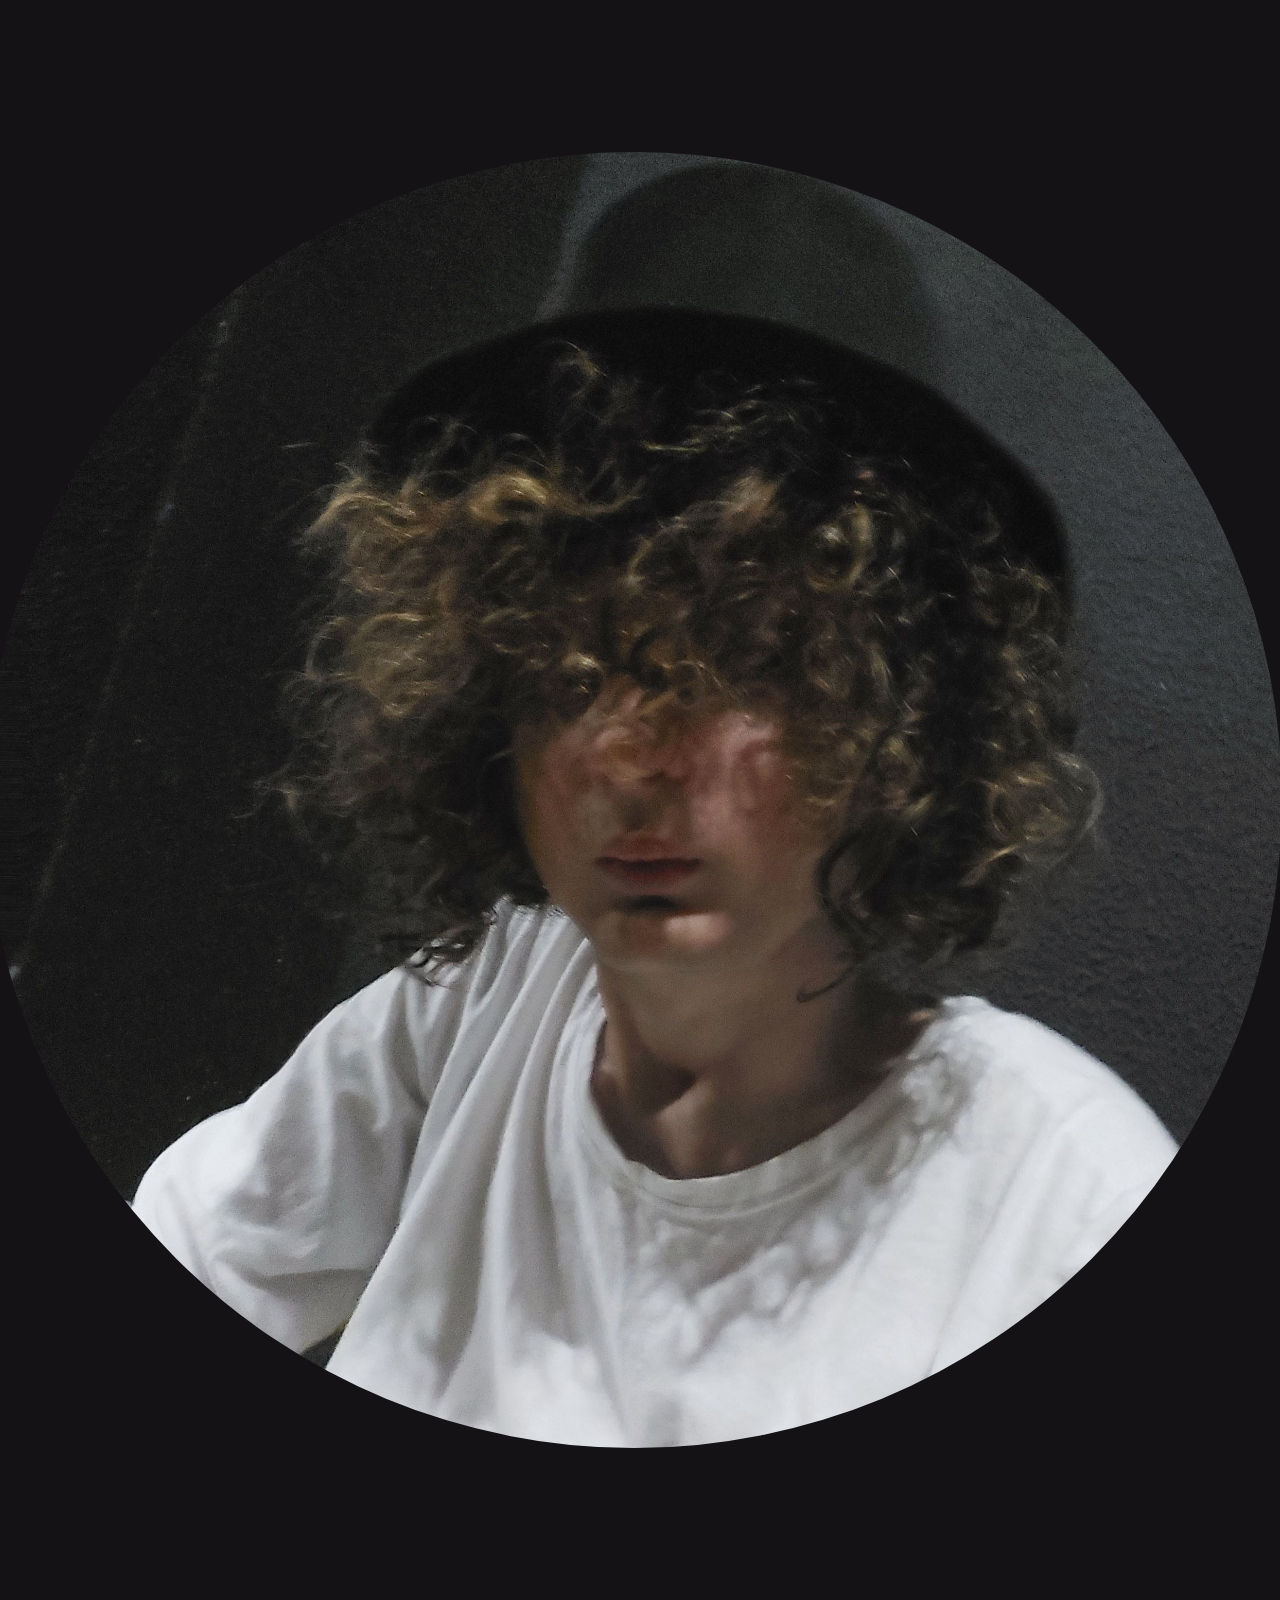
<file: profile-border/index.html>
<!DOCTYPE html>
<html lang="en">
<head>
    <title>Profile-border</title> 
    <!--Stylesheet-->   
    <link rel="stylesheet" href="style.css">
</head>
<body>
    <div class="container">
        <div class="box">  
            <div class="content"> 
                <img src="src/imgs/profile.jpg" alt="perfil">       
            </div>                          
        </div>
    </div>
</body>
</html>m
</file>
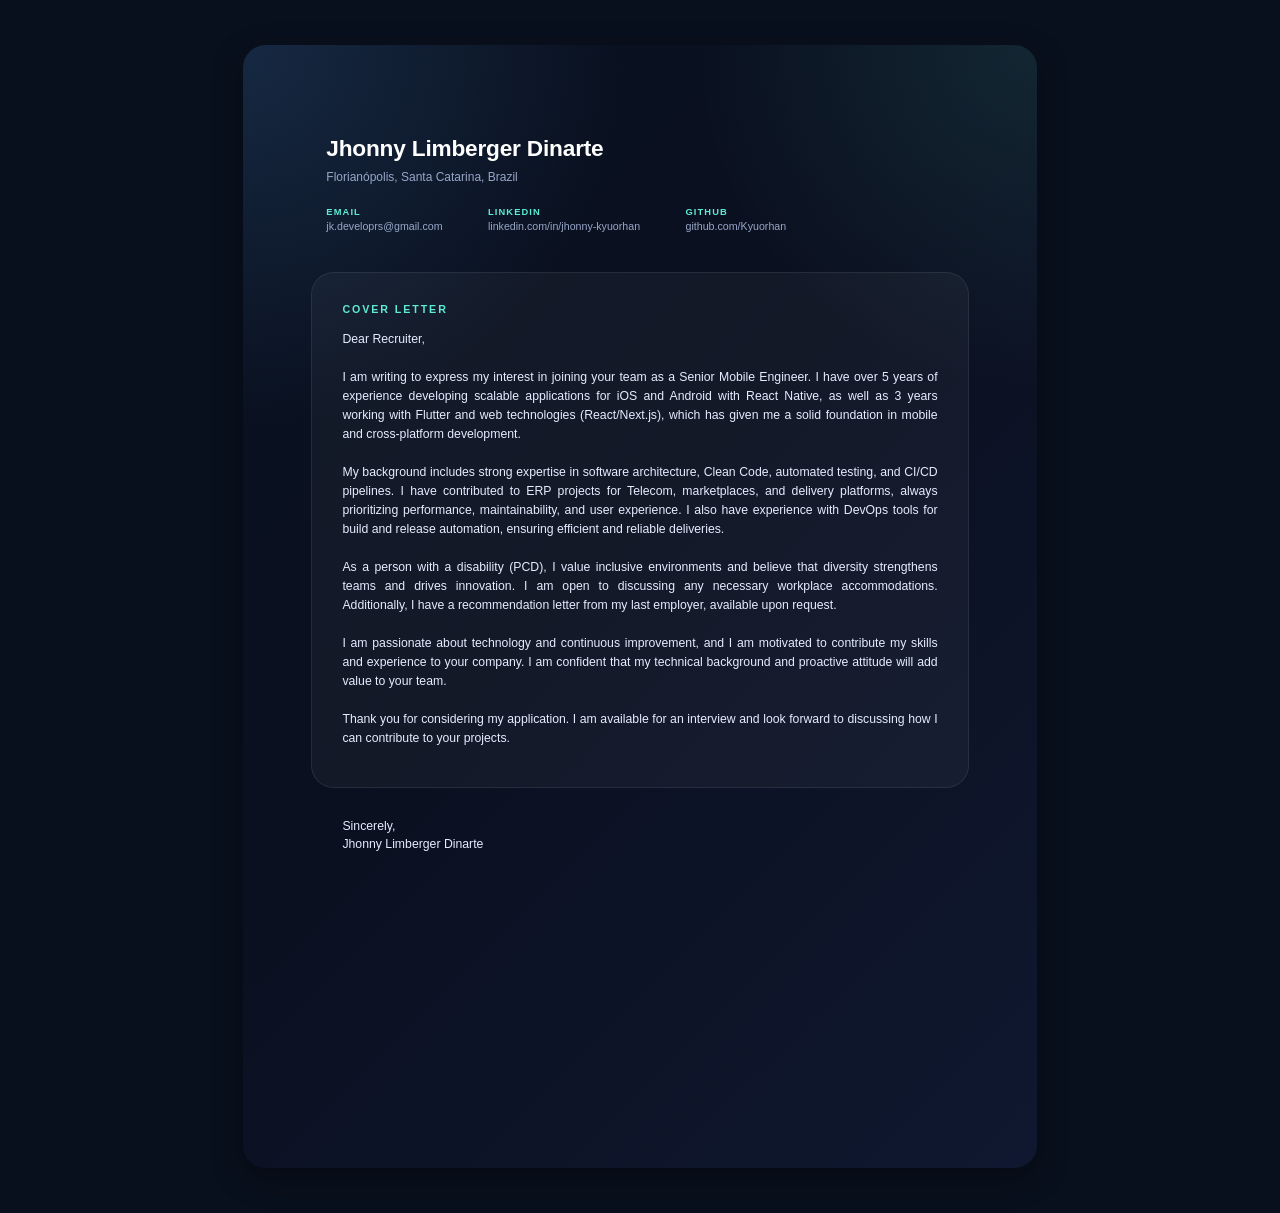
<file: Curriculo/cover-letter-en-a4.html>
<!doctype html>
<html lang="en-US">
  <head>
    <meta charset="UTF-8" />
    <meta name="viewport" content="width=device-width, initial-scale=1.0" />
    <title>Cover Letter - Jhonny Limberger Dinarte</title>
    <style>
      @page {
        size: A4;
        margin: 0;
      }
      :root {
        --bg: #0b1020;
        --bg-soft: #11182d;
        --panel: #0f172a;
        --panel-2: #111c34;
        --card: rgba(255, 255, 255, 0.05);
        --border: rgba(255, 255, 255, 0.08);
        --text: #e5ecff;
        --muted: #98a6c7;
        --accent: #5eead4;
        --accent-2: #60a5fa;
        --white: #ffffff;
      }
      html,
      body {
        margin: 0;
        padding: 0;
        font-family: Arial, Helvetica, sans-serif;
        background: #09101d;
        color: var(--text);
        -webkit-print-color-adjust: exact;
        print-color-adjust: exact;
      }
      body {
        padding: 12mm 0;
      }
      .a4 {
        width: 210mm;
        min-height: 297mm;
        margin: 0 auto;
        background:
          radial-gradient(
            circle at top left,
            rgba(96, 165, 250, 0.16),
            transparent 28%
          ),
          radial-gradient(
            circle at top right,
            rgba(94, 234, 212, 0.1),
            transparent 25%
          ),
          linear-gradient(135deg, #08111f 0%, #0b1020 45%, #0f1830 100%);
        box-shadow: 0 10px 30px rgba(0, 0, 0, 0.35);
        border-radius: 6mm;
        padding: 24mm 18mm;
        box-sizing: border-box;
      }
      h1 {
        font-size: 17pt;
        line-height: 1.08;
        font-weight: bold;
        color: var(--white);
        margin: 0 0 2.5mm 0;
        letter-spacing: -0.2px;
      }
      h2 {
        font-size: 8pt;
        color: var(--accent);
        font-weight: bold;
        margin: 0 0 8mm 0;
        letter-spacing: 0.18em;
        text-transform: uppercase;
      }
      .info {
        font-size: 10pt;
        color: var(--muted);
        margin-bottom: 10mm;
      }
      .content {
        font-size: 9.2pt;
        line-height: 1.55;
        color: var(--text);
        text-align: justify;
      }
      .signature {
        margin-top: 18mm;
        font-size: 9.2pt;
        color: var(--text);
      }
      @media print {
        body {
          padding: 0;
          background: transparent;
        }
        .a4 {
          margin: 0;
          box-shadow: none;
        }
      }
    </style>
  </head>
  <body>
    <div class="a4">
      <div class="header" style="margin-bottom: 10mm">
        <div class="header-inner" style="padding: 0 4mm">
          <h1 class="name" style="margin-bottom: 2.5mm">
            Jhonny Limberger Dinarte
          </h1>
          <div
            class="location"
            style="color: var(--muted); font-size: 9pt; margin-bottom: 6mm"
          >
            Florianópolis, Santa Catarina, Brazil
          </div>
          <div
            style="
              display: flex;
              gap: 12mm;
              width: 100%;
              align-items: flex-start;
              margin-bottom: 2mm;
            "
          >
            <div>
              <div
                style="
                  font-size: 7pt;
                  color: var(--accent);
                  font-weight: bold;
                  margin-bottom: 1mm;
                  text-transform: uppercase;
                  letter-spacing: 0.12em;
                "
              >
                Email
              </div>
              <div
                style="
                  font-size: 8pt;
                  color: var(--muted);
                  word-break: break-word;
                  line-height: 1.3;
                "
              >
                jk.developrs@gmail.com
              </div>
            </div>
            <div>
              <div
                style="
                  font-size: 7pt;
                  color: var(--accent);
                  font-weight: bold;
                  margin-bottom: 1mm;
                  text-transform: uppercase;
                  letter-spacing: 0.12em;
                "
              >
                LinkedIn
              </div>
              <div
                style="
                  font-size: 8pt;
                  color: var(--muted);
                  word-break: break-word;
                  line-height: 1.3;
                "
              >
                linkedin.com/in/jhonny-kyuorhan
              </div>
            </div>
            <div>
              <div
                style="
                  font-size: 7pt;
                  color: var(--accent);
                  font-weight: bold;
                  margin-bottom: 1mm;
                  text-transform: uppercase;
                  letter-spacing: 0.12em;
                "
              >
                GitHub
              </div>
              <div
                style="
                  font-size: 8pt;
                  color: var(--muted);
                  word-break: break-word;
                  line-height: 1.3;
                "
              >
                github.com/Kyuorhan
              </div>
            </div>
          </div>
        </div>
      </div>
      <div
        class="section"
        style="
          background: rgba(255, 255, 255, 0.04);
          border: 1px solid var(--border);
          border-radius: 6mm;
          padding: 8mm;
          margin-top: 8mm;
          margin-bottom: 0;
          min-height: 120mm;
          display: flex;
          flex-direction: column;
          justify-content: space-between;
          height: calc(100vh - 120mm);
        "
      >
        <div>
          <h2 class="section-title" style="margin-bottom: 4mm">Cover Letter</h2>
          <div class="content">
            Dear Recruiter,<br /><br />
            I am writing to express my interest in joining your team as a Senior
            Mobile Engineer. I have over 5 years of experience developing
            scalable applications for iOS and Android with React Native, as well
            as 3 years working with Flutter and web technologies
            (React/Next.js), which has given me a solid foundation in mobile and
            cross-platform development.<br /><br />
            My background includes strong expertise in software architecture,
            Clean Code, automated testing, and CI/CD pipelines. I have
            contributed to ERP projects for Telecom, marketplaces, and delivery
            platforms, always prioritizing performance, maintainability, and
            user experience. I also have experience with DevOps tools for build
            and release automation, ensuring efficient and reliable
            deliveries.<br /><br />
            As a person with a disability (PCD), I value inclusive environments
            and believe that diversity strengthens teams and drives innovation.
            I am open to discussing any necessary workplace accommodations.
            Additionally, I have a recommendation letter from my last employer,
            available upon request.<br /><br />
            I am passionate about technology and continuous improvement, and I
            am motivated to contribute my skills and experience to your company.
            I am confident that my technical background and proactive attitude
            will add value to your team.<br /><br />
            Thank you for considering my application. I am available for an
            interview and look forward to discussing how I can contribute to
            your projects.
          </div>
        </div>
        <div style="margin-top: 18mm">
          <span class="signature"
            >Sincerely,<br />Jhonny Limberger Dinarte</span
          >
        </div>
      </div>
    </div>
  </body>
</html>
</file>
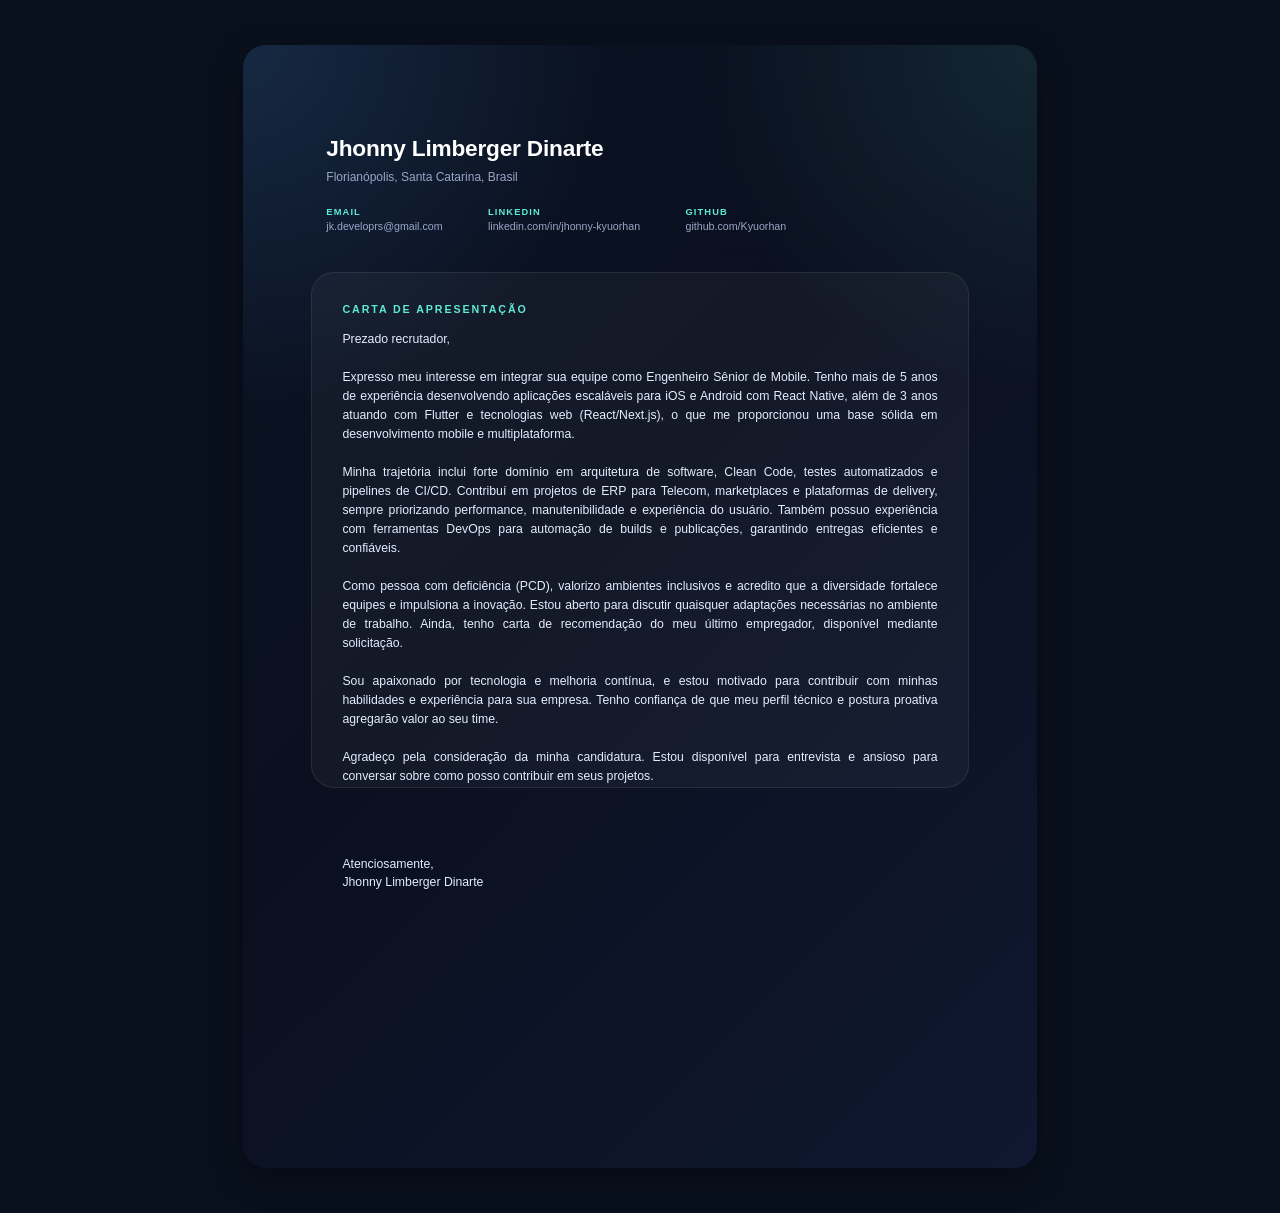
<file: Curriculo/cover-letter-pt-a4.html>
<!doctype html>
<html lang="pt-BR">
  <head>
    <meta charset="UTF-8" />
    <meta name="viewport" content="width=device-width, initial-scale=1.0" />
    <title>Carta de Apresentação - Jhonny Limberger Dinarte</title>
    <style>
      @page {
        size: A4;
        margin: 0;
      }
      :root {
        --bg: #0b1020;
        --bg-soft: #11182d;
        --panel: #0f172a;
        --panel-2: #111c34;
        --card: rgba(255, 255, 255, 0.05);
        --border: rgba(255, 255, 255, 0.08);
        --text: #e5ecff;
        --muted: #98a6c7;
        --accent: #5eead4;
        --accent-2: #60a5fa;
        --white: #ffffff;
      }
      html,
      body {
        margin: 0;
        padding: 0;
        font-family: Arial, Helvetica, sans-serif;
        background: #09101d;
        color: var(--text);
        -webkit-print-color-adjust: exact;
        print-color-adjust: exact;
      }
      body {
        padding: 12mm 0;
      }
      .a4 {
        width: 210mm;
        min-height: 297mm;
        margin: 0 auto;
        background:
          radial-gradient(
            circle at top left,
            rgba(96, 165, 250, 0.16),
            transparent 28%
          ),
          radial-gradient(
            circle at top right,
            rgba(94, 234, 212, 0.1),
            transparent 25%
          ),
          linear-gradient(135deg, #08111f 0%, #0b1020 45%, #0f1830 100%);
        box-shadow: 0 10px 30px rgba(0, 0, 0, 0.35);
        border-radius: 6mm;
        padding: 24mm 18mm;
        box-sizing: border-box;
      }
      h1 {
        font-size: 17pt;
        line-height: 1.08;
        font-weight: bold;
        color: var(--white);
        margin: 0 0 2.5mm 0;
        letter-spacing: -0.2px;
      }
      h2 {
        font-size: 8pt;
        color: var(--accent);
        font-weight: bold;
        margin: 0 0 8mm 0;
        letter-spacing: 0.18em;
        text-transform: uppercase;
      }
      .info {
        font-size: 10pt;
        color: var(--muted);
        margin-bottom: 10mm;
      }
      .content {
        font-size: 9.2pt;
        line-height: 1.55;
        color: var(--text);
        text-align: justify;
      }
      .signature {
        margin-top: 18mm;
        font-size: 9.2pt;
        color: var(--text);
      }
      @media print {
        body {
          padding: 0;
          background: transparent;
        }
        .a4 {
          margin: 0;
          box-shadow: none;
        }
      }
    </style>
  </head>
  <body>
    <div class="a4">
      <div class="header" style="margin-bottom: 10mm">
        <div class="header-inner" style="padding: 0 4mm">
          <h1 class="name" style="margin-bottom: 2.5mm">
            Jhonny Limberger Dinarte
          </h1>
          <div
            class="location"
            style="color: var(--muted); font-size: 9pt; margin-bottom: 6mm"
          >
            Florianópolis, Santa Catarina, Brasil
          </div>
          <div
            style="
              display: flex;
              gap: 12mm;
              width: 100%;
              align-items: flex-start;
              margin-bottom: 2mm;
            "
          >
            <div>
              <div
                style="
                  font-size: 7pt;
                  color: var(--accent);
                  font-weight: bold;
                  margin-bottom: 1mm;
                  text-transform: uppercase;
                  letter-spacing: 0.12em;
                "
              >
                Email
              </div>
              <div
                style="
                  font-size: 8pt;
                  color: var(--muted);
                  word-break: break-word;
                  line-height: 1.3;
                "
              >
                jk.developrs@gmail.com
              </div>
            </div>
            <div>
              <div
                style="
                  font-size: 7pt;
                  color: var(--accent);
                  font-weight: bold;
                  margin-bottom: 1mm;
                  text-transform: uppercase;
                  letter-spacing: 0.12em;
                "
              >
                LinkedIn
              </div>
              <div
                style="
                  font-size: 8pt;
                  color: var(--muted);
                  word-break: break-word;
                  line-height: 1.3;
                "
              >
                linkedin.com/in/jhonny-kyuorhan
              </div>
            </div>
            <div>
              <div
                style="
                  font-size: 7pt;
                  color: var(--accent);
                  font-weight: bold;
                  margin-bottom: 1mm;
                  text-transform: uppercase;
                  letter-spacing: 0.12em;
                "
              >
                GitHub
              </div>
              <div
                style="
                  font-size: 8pt;
                  color: var(--muted);
                  word-break: break-word;
                  line-height: 1.3;
                "
              >
                github.com/Kyuorhan
              </div>
            </div>
          </div>
        </div>
      </div>
      <div
        class="section"
        style="
          background: rgba(255, 255, 255, 0.04);
          border: 1px solid var(--border);
          border-radius: 6mm;
          padding: 8mm;
          margin-top: 8mm;
          margin-bottom: 0;
          min-height: 120mm;
          display: flex;
          flex-direction: column;
          justify-content: space-between;
          height: calc(100vh - 120mm);
        "
      >
        <div>
          <h2 class="section-title" style="margin-bottom: 4mm">
            Carta de Apresentação
          </h2>
          <div class="content">
            Prezado recrutador,<br /><br />
            Expresso meu interesse em integrar sua equipe como Engenheiro Sênior
            de Mobile. Tenho mais de 5 anos de experiência desenvolvendo
            aplicações escaláveis para iOS e Android com React Native, além de 3
            anos atuando com Flutter e tecnologias web (React/Next.js), o que me
            proporcionou uma base sólida em desenvolvimento mobile e
            multiplataforma.<br /><br />
            Minha trajetória inclui forte domínio em arquitetura de software,
            Clean Code, testes automatizados e pipelines de CI/CD. Contribuí em
            projetos de ERP para Telecom, marketplaces e plataformas de
            delivery, sempre priorizando performance, manutenibilidade e
            experiência do usuário. Também possuo experiência com ferramentas
            DevOps para automação de builds e publicações, garantindo entregas
            eficientes e confiáveis.<br /><br />
            Como pessoa com deficiência (PCD), valorizo ambientes inclusivos e
            acredito que a diversidade fortalece equipes e impulsiona a
            inovação. Estou aberto para discutir quaisquer adaptações
            necessárias no ambiente de trabalho. Ainda, tenho carta de
            recomendação do meu último empregador, disponível mediante
            solicitação.<br /><br />
            Sou apaixonado por tecnologia e melhoria contínua, e estou motivado
            para contribuir com minhas habilidades e experiência para sua
            empresa. Tenho confiança de que meu perfil técnico e postura
            proativa agregarão valor ao seu time.<br /><br />
            Agradeço pela consideração da minha candidatura. Estou disponível
            para entrevista e ansioso para conversar sobre como posso contribuir
            em seus projetos.
          </div>
        </div>
        <div style="margin-top: 18mm">
          <span class="signature"
            >Atenciosamente,<br />Jhonny Limberger Dinarte</span
          >
        </div>
      </div>
    </div>
  </body>
</html>
</file>
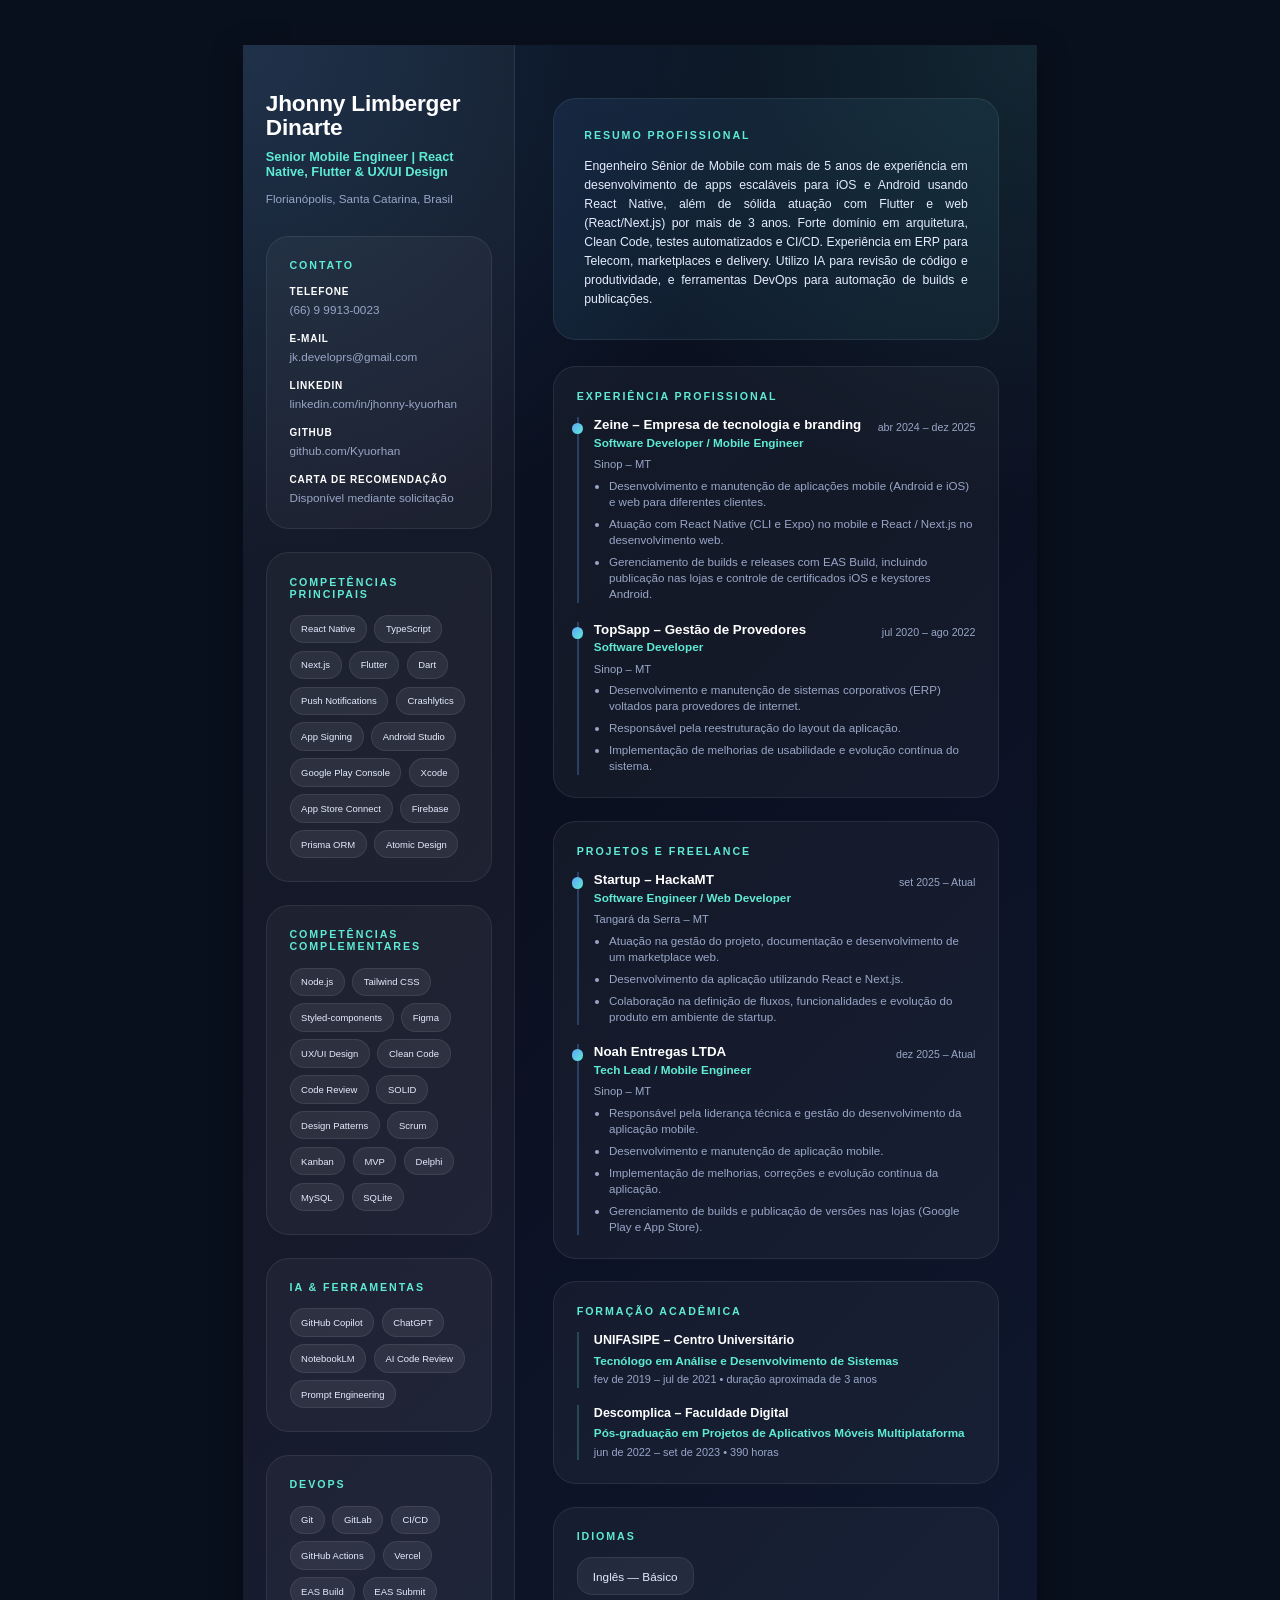
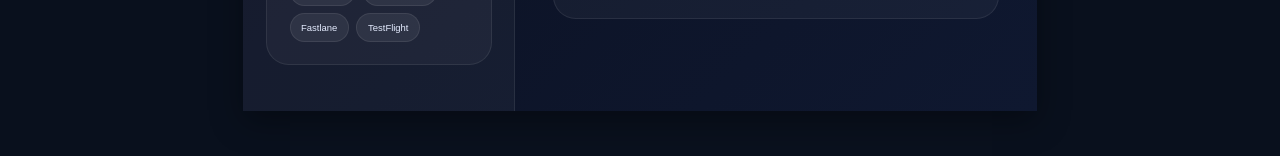
<file: Curriculo/jhonny-cv-a4.html>
<!doctype html>
<html lang="pt-BR">
  <head>
    <meta charset="UTF-8" />
    <meta name="viewport" content="width=device-width, initial-scale=1.0" />
    <title>CV-PT Jhonny Limberger Dinarte</title>
    <style>
      @page {
        size: A4;
        margin: 0;
      }

      :root {
        --bg: #0b1020;
        --bg-soft: #11182d;
        --panel: #0f172a;
        --panel-2: #111c34;
        --card: rgba(255, 255, 255, 0.05);
        --border: rgba(255, 255, 255, 0.08);
        --text: #e5ecff;
        --muted: #98a6c7;
        --accent: #5eead4;
        --accent-2: #60a5fa;
        --white: #ffffff;
        --chip: rgba(255, 255, 255, 0.07);
      }

      * {
        box-sizing: border-box;
      }

      html,
      body {
        margin: 0;
        padding: 0;
        font-family: Arial, Helvetica, sans-serif;
        background: #09101d;
        color: var(--text);
        -webkit-print-color-adjust: exact;
        print-color-adjust: exact;
      }

      body {
        padding: 12mm 0;
      }

      .page {
        width: 210mm;
        min-height: 297mm;
        margin: 0 auto;
        background:
          radial-gradient(
            circle at top left,
            rgba(96, 165, 250, 0.16),
            transparent 28%
          ),
          radial-gradient(
            circle at top right,
            rgba(94, 234, 212, 0.1),
            transparent 25%
          ),
          linear-gradient(135deg, #08111f 0%, #0b1020 45%, #0f1830 100%);
        display: grid;
        grid-template-columns: 72mm 1fr;
        gap: 0;
        overflow: hidden;
        box-shadow: 0 10px 30px rgba(0, 0, 0, 0.35);
      }

      .sidebar {
        background: rgba(255, 255, 255, 0.04);
        border-right: 1px solid var(--border);
        padding: 12mm 6mm;
      }

      .main {
        padding: 14mm 10mm;
      }

      /* .avatar {
        width: 22mm;
        height: 22mm;
        border-radius: 6mm;
        display: flex;
        align-items: center;
        justify-content: center;
        font-size: 11pt;
        font-weight: bold;
        color: white;
        background: linear-gradient(135deg, var(--accent-2), var(--accent));
        margin-bottom: 8mm;
      } */

      .name {
        font-size: 17pt;
        line-height: 1.08;
        font-weight: bold;
        color: var(--white);
        margin: 0 0 2.5mm 0;
        letter-spacing: -0.2px;
        overflow-wrap: normal;
        word-break: normal;
      }

      .headline {
        font-size: 9.6pt;
        color: var(--accent);
        font-weight: bold;
        margin: 0 0 3.5mm 0;
      }

      .location {
        font-size: 8.8pt;
        color: var(--muted);
        margin: 0;
      }

      .hero {
        background: linear-gradient(
          135deg,
          rgba(96, 165, 250, 0.1),
          rgba(94, 234, 212, 0.06)
        );
        border: 1px solid var(--border);
        border-radius: 6mm;
        padding: 8mm;
        margin-bottom: 7mm;
      }

      .section {
        background: rgba(255, 255, 255, 0.04);
        border: 1px solid var(--border);
        border-radius: 6mm;
        padding: 6mm;
        margin-bottom: 6mm;
      }

      .section:last-child {
        margin-bottom: 0;
      }

      .section-title {
        margin: 0 0 4mm 0;
        font-size: 8pt;
        text-transform: uppercase;
        letter-spacing: 0.18em;
        color: var(--accent);
        font-weight: bold;
      }

      .summary {
        margin: 0;
        font-size: 9.2pt;
        line-height: 1.55;
        color: var(--text);
        text-align: justify;
      }

      .contact-item {
        margin-bottom: 4mm;
      }

      .contact-item:last-child {
        margin-bottom: 0;
      }

      .contact-label {
        display: block;
        font-size: 7.5pt;
        text-transform: uppercase;
        letter-spacing: 0.08em;
        color: var(--white);
        margin-bottom: 1mm;
        font-weight: bold;
      }

      .contact-value {
        font-size: 8.8pt;
        color: var(--muted);
        word-break: break-word;
        line-height: 1.45;
      }

      .chips {
        display: flex;
        flex-wrap: wrap;
        gap: 2mm;
        align-items: stretch;
      }

      .chip {
        display: inline-flex;
        align-items: center;
        justify-content: center;
        min-height: 7.5mm;
        padding: 1.6mm 2.8mm;
        border-radius: 999px;
        background: var(--chip);
        border: 1px solid rgba(255, 255, 255, 0.08);
        color: var(--text);
        font-size: 7.1pt;
        text-align: center;
        white-space: nowrap;
      }

      .entry {
        margin-bottom: 5mm;
        padding-left: 4mm;
        border-left: 0.6mm solid rgba(96, 165, 250, 0.28);
        position: relative;
      }

      .entry:last-child {
        margin-bottom: 0;
      }

      .entry::before {
        content: "";
        width: 3mm;
        height: 3mm;
        border-radius: 50%;
        background: linear-gradient(135deg, var(--accent-2), var(--accent));
        position: absolute;
        left: -1.8mm;
        top: 1.5mm;
      }

      .entry-header {
        display: table;
        width: 100%;
        margin-bottom: 1.5mm;
      }

      .entry-header-left,
      .entry-header-right {
        display: table-cell;
        vertical-align: top;
      }

      .entry-header-right {
        text-align: right;
        width: 30mm;
      }

      .entry-title {
        margin: 0;
        font-size: 10pt;
        color: var(--white);
        font-weight: bold;
      }

      .entry-role {
        margin: 1mm 0 1mm 0;
        font-size: 8.8pt;
        color: var(--accent);
        font-weight: bold;
      }

      .entry-date {
        font-size: 8pt;
        color: var(--muted);
        font-weight: normal;
      }

      .entry-location {
        margin: 0 0 2mm 0;
        font-size: 8.4pt;
        color: var(--muted);
      }

      .entry-list {
        margin: 0;
        padding-left: 4mm;
        color: var(--muted);
      }

      .entry-list li {
        margin-bottom: 1.5mm;
        font-size: 8.7pt;
        line-height: 1.4;
      }

      .entry-list li:last-child {
        margin-bottom: 0;
      }

      .edu-item {
        margin-bottom: 4.5mm;
        padding-left: 4mm;
        border-left: 0.6mm solid rgba(94, 234, 212, 0.22);
      }

      .edu-item:last-child {
        margin-bottom: 0;
      }

      .edu-title {
        margin: 0 0 1mm 0;
        font-size: 9.4pt;
        color: var(--white);
        font-weight: bold;
        line-height: 1.35;
      }

      .edu-course {
        margin: 0 0 1mm 0;
        font-size: 8.8pt;
        color: var(--accent);
        font-weight: bold;
        line-height: 1.35;
      }

      .edu-meta {
        margin: 0;
        font-size: 8.2pt;
        color: var(--muted);
        line-height: 1.4;
      }

      .lang {
        font-size: 8.8pt;
        color: var(--text);
        background: rgba(255, 255, 255, 0.06);
        border: 1px solid var(--border);
        border-radius: 4mm;
        padding: 3mm 4mm;
        display: inline-block;
      }

      @media screen and (max-width: 900px) {
        body {
          padding: 0;
        }

        .page {
          width: 100%;
          min-height: auto;
          grid-template-columns: 1fr;
          box-shadow: none;
        }

        .sidebar,
        .main {
          padding: 24px;
        }
      }

      @media print {
        body {
          padding: 0;
          background: transparent;
        }

        .page {
          margin: 0;
          box-shadow: none;
        }
      }
    </style>
  </head>
  <body>
    <div class="page">
      <aside class="sidebar">
        <div style="margin-bottom: 8mm">
          <h1 class="name">Jhonny Limberger Dinarte</h1>
          <p class="headline">
            Senior Mobile Engineer | React Native, Flutter & UX/UI Design
          </p>
          <p class="location">Florianópolis, Santa Catarina, Brasil</p>
        </div>

        <div class="section" style="margin-top: 8mm">
          <h2 class="section-title">Contato</h2>

          <div class="contact-item">
            <span class="contact-label">Telefone</span>
            <div class="contact-value">(66) 9 9913-0023</div>
          </div>

          <div class="contact-item">
            <span class="contact-label">E-mail</span>
            <div class="contact-value">jk.developrs@gmail.com</div>
          </div>

          <div class="contact-item">
            <span class="contact-label">LinkedIn</span>
            <div class="contact-value">linkedin.com/in/jhonny-kyuorhan</div>
          </div>

          <div class="contact-item">
            <span class="contact-label">GitHub</span>
            <div class="contact-value">github.com/Kyuorhan</div>
          </div>

          <div class="contact-item">
            <span class="contact-label">Carta de Recomendação</span>
            <div class="contact-value">Disponível mediante solicitação</div>
          </div>
        </div>

        <div class="section">
          <h2 class="section-title">Competências Principais</h2>
          <div class="chips">
            <span class="chip">React Native</span>
            <span class="chip">TypeScript</span>
            <span class="chip">Next.js</span>
            <span class="chip">Flutter</span>
            <span class="chip">Dart</span>
            <span class="chip">Push Notifications</span>
            <span class="chip">Crashlytics</span>
            <span class="chip">App Signing</span>
            <span class="chip">Android Studio</span>
            <span class="chip">Google Play Console</span>
            <span class="chip">Xcode</span>
            <span class="chip">App Store Connect</span>
            <span class="chip">Firebase</span>
            <span class="chip">Prisma ORM</span>
            <span class="chip">Atomic Design</span>
          </div>
        </div>

        <div class="section">
          <h2 class="section-title">Competências Complementares</h2>
          <div class="chips">
            <span class="chip">Node.js</span>
            <span class="chip">Tailwind CSS</span>
            <span class="chip">Styled-components</span>
            <span class="chip">Figma</span>
            <span class="chip">UX/UI Design</span>
            <span class="chip">Clean Code</span>
            <span class="chip">Code Review</span>
            <span class="chip">SOLID</span>
            <span class="chip">Design Patterns</span>
            <span class="chip">Scrum</span>
            <span class="chip">Kanban</span>
            <span class="chip">MVP</span>
            <span class="chip">Delphi</span>
            <span class="chip">MySQL</span>
            <span class="chip">SQLite</span>
          </div>
        </div>

        <div class="section">
          <h2 class="section-title">IA & Ferramentas</h2>
          <div class="chips">
            <span class="chip">GitHub Copilot</span>
            <span class="chip">ChatGPT</span>
            <span class="chip">NotebookLM</span>
            <span class="chip">AI Code Review</span>
            <span class="chip">Prompt Engineering</span>
          </div>
        </div>

        <div class="section">
          <h2 class="section-title">DevOps</h2>
          <div class="chips">
            <span class="chip">Git</span>
            <span class="chip">GitLab</span>
            <span class="chip">CI/CD</span>
            <span class="chip">GitHub Actions</span>
            <span class="chip">Vercel</span>
            <span class="chip">EAS Build</span>
            <span class="chip">EAS Submit</span>
            <span class="chip">Fastlane</span>
            <span class="chip">TestFlight</span>
            <!-- <span class="chip">Firebase App Distribution</span> -->
            <!-- <span class="chip">Coolify</span> -->
          </div>
        </div>
      </aside>

      <main class="main">
        <div class="hero">
          <h2 class="section-title">Resumo Profissional</h2>
          <p class="summary">
            Engenheiro Sênior de Mobile com mais de 5 anos de experiência em
            desenvolvimento de apps escaláveis para iOS e Android usando React
            Native, além de sólida atuação com Flutter e web (React/Next.js) por
            mais de 3 anos. Forte domínio em arquitetura, Clean Code, testes
            automatizados e CI/CD. Experiência em ERP para Telecom, marketplaces
            e delivery. Utilizo IA para revisão de código e produtividade, e
            ferramentas DevOps para automação de builds e publicações.
          </p>
        </div>

        <section class="section">
          <h2 class="section-title">Experiência Profissional</h2>

          <article class="entry">
            <div class="entry-header">
              <div class="entry-header-left">
                <h3 class="entry-title">
                  Zeine – Empresa de tecnologia e branding
                </h3>
                <p class="entry-role">Software Developer / Mobile Engineer</p>
              </div>
              <div class="entry-header-right">
                <span class="entry-date">abr 2024 – dez 2025</span>
              </div>
            </div>
            <p class="entry-location">Sinop – MT</p>
            <ul class="entry-list">
              <li>
                Desenvolvimento e manutenção de aplicações mobile (Android e
                iOS) e web para diferentes clientes.
              </li>
              <li>
                Atuação com React Native (CLI e Expo) no mobile e React /
                Next.js no desenvolvimento web.
              </li>
              <li>
                Gerenciamento de builds e releases com EAS Build, incluindo
                publicação nas lojas e controle de certificados iOS e keystores
                Android.
              </li>
            </ul>
          </article>

          <article class="entry">
            <div class="entry-header">
              <div class="entry-header-left">
                <h3 class="entry-title">TopSapp – Gestão de Provedores</h3>
                <p class="entry-role">Software Developer</p>
              </div>
              <div class="entry-header-right">
                <span class="entry-date">jul 2020 – ago 2022</span>
              </div>
            </div>
            <p class="entry-location">Sinop – MT</p>
            <ul class="entry-list">
              <li>
                Desenvolvimento e manutenção de sistemas corporativos (ERP)
                voltados para provedores de internet.
              </li>
              <li>Responsável pela reestruturação do layout da aplicação.</li>
              <li>
                Implementação de melhorias de usabilidade e evolução contínua do
                sistema.
              </li>
            </ul>
          </article>
        </section>

        <section class="section">
          <h2 class="section-title">Projetos e Freelance</h2>

          <article class="entry">
            <div class="entry-header">
              <div class="entry-header-left">
                <h3 class="entry-title">Startup – HackaMT</h3>
                <p class="entry-role">Software Engineer / Web Developer</p>
              </div>
              <div class="entry-header-right">
                <span class="entry-date">set 2025 – Atual</span>
              </div>
            </div>
            <p class="entry-location">Tangará da Serra – MT</p>
            <ul class="entry-list">
              <li>
                Atuação na gestão do projeto, documentação e desenvolvimento de
                um marketplace web.
              </li>
              <li>Desenvolvimento da aplicação utilizando React e Next.js.</li>
              <li>
                Colaboração na definição de fluxos, funcionalidades e evolução
                do produto em ambiente de startup.
              </li>
            </ul>
          </article>

          <article class="entry">
            <div class="entry-header">
              <div class="entry-header-left">
                <h3 class="entry-title">Noah Entregas LTDA</h3>
                <p class="entry-role">Tech Lead / Mobile Engineer</p>
              </div>
              <div class="entry-header-right">
                <span class="entry-date">dez 2025 – Atual</span>
              </div>
            </div>
            <p class="entry-location">Sinop – MT</p>
            <ul class="entry-list">
              <li>
                Responsável pela liderança técnica e gestão do desenvolvimento
                da aplicação mobile.
              </li>
              <li>Desenvolvimento e manutenção de aplicação mobile.</li>
              <li>
                Implementação de melhorias, correções e evolução contínua da
                aplicação.
              </li>
              <li>
                Gerenciamento de builds e publicação de versões nas lojas
                (Google Play e App Store).
              </li>
            </ul>
          </article>
        </section>

        <section class="section">
          <h2 class="section-title">Formação Acadêmica</h2>

          <div class="edu-item">
            <h3 class="edu-title">UNIFASIPE – Centro Universitário</h3>
            <p class="edu-course">
              Tecnólogo em Análise e Desenvolvimento de Sistemas
            </p>
            <p class="edu-meta">
              fev de 2019 – jul de 2021 • duração aproximada de 3 anos
            </p>
          </div>

          <div class="edu-item">
            <h3 class="edu-title">Descomplica – Faculdade Digital</h3>
            <p class="edu-course">
              Pós-graduação em Projetos de Aplicativos Móveis Multiplataforma
            </p>
            <p class="edu-meta">jun de 2022 – set de 2023 • 390 horas</p>
          </div>
        </section>

        <section class="section">
          <h2 class="section-title">Idiomas</h2>
          <div class="lang">Inglês — Básico</div>
        </section>
      </main>
    </div>
  </body>
</html>
</file>
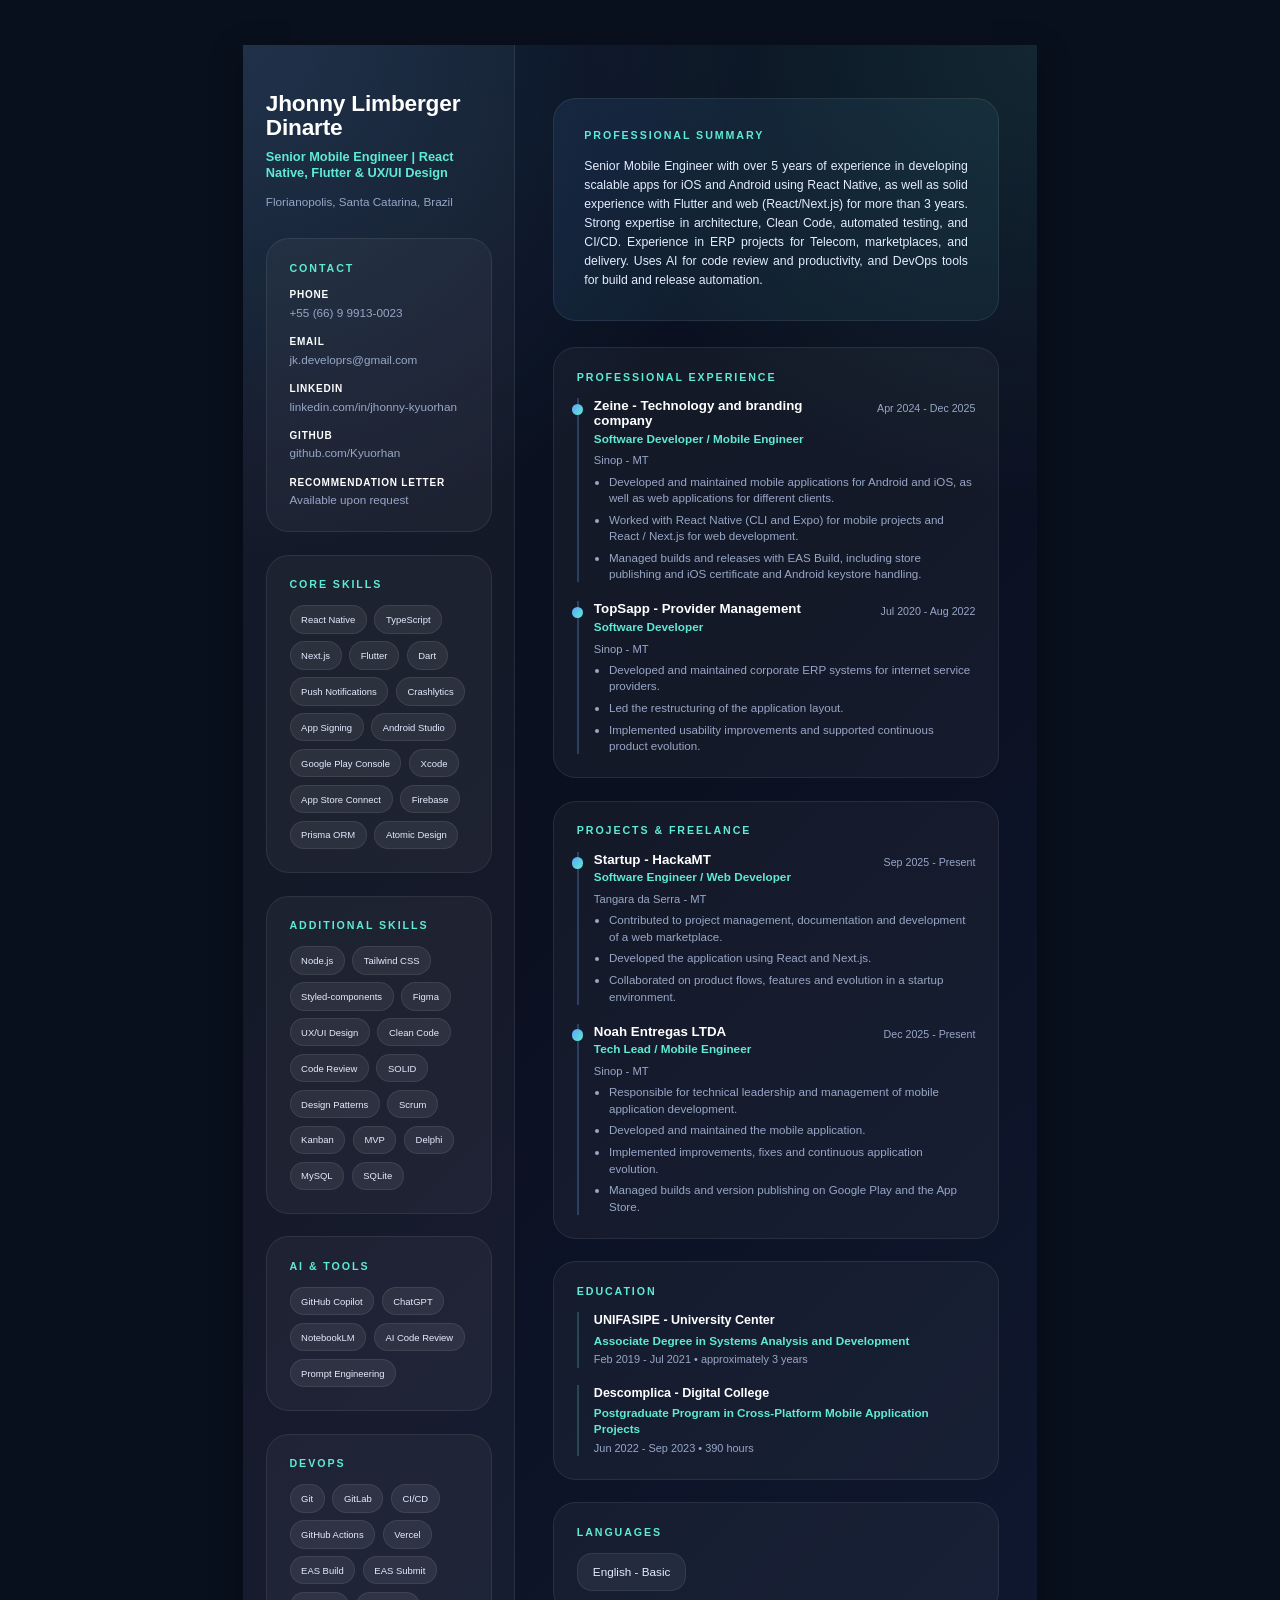
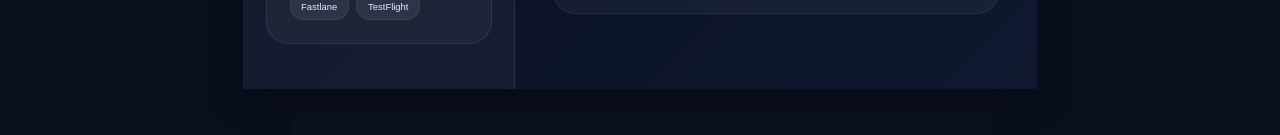
<file: Curriculo/jhonny-cv-en-a4.html>
<!doctype html>
<html lang="en-US">
  <head>
    <meta charset="UTF-8" />
    <meta name="viewport" content="width=device-width, initial-scale=1.0" />
    <title>CV-EN Jhonny Limberger Dinarte</title>
    <style>
      @page {
        size: A4;
        margin: 0;
      }

      :root {
        --bg: #0b1020;
        --bg-soft: #11182d;
        --panel: #0f172a;
        --panel-2: #111c34;
        --card: rgba(255, 255, 255, 0.05);
        --border: rgba(255, 255, 255, 0.08);
        --text: #e5ecff;
        --muted: #98a6c7;
        --accent: #5eead4;
        --accent-2: #60a5fa;
        --white: #ffffff;
        --chip: rgba(255, 255, 255, 0.07);
      }

      * {
        box-sizing: border-box;
      }

      html,
      body {
        margin: 0;
        padding: 0;
        font-family: Arial, Helvetica, sans-serif;
        background: #09101d;
        color: var(--text);
        -webkit-print-color-adjust: exact;
        print-color-adjust: exact;
      }

      body {
        padding: 12mm 0;
      }

      .page {
        width: 210mm;
        min-height: 297mm;
        margin: 0 auto;
        background:
          radial-gradient(
            circle at top left,
            rgba(96, 165, 250, 0.16),
            transparent 28%
          ),
          radial-gradient(
            circle at top right,
            rgba(94, 234, 212, 0.1),
            transparent 25%
          ),
          linear-gradient(135deg, #08111f 0%, #0b1020 45%, #0f1830 100%);
        display: grid;
        grid-template-columns: 72mm 1fr;
        gap: 0;
        overflow: hidden;
        box-shadow: 0 10px 30px rgba(0, 0, 0, 0.35);
      }

      .sidebar {
        background: rgba(255, 255, 255, 0.04);
        border-right: 1px solid var(--border);
        padding: 12mm 6mm;
      }

      .main {
        padding: 14mm 10mm;
      }

      .name {
        font-size: 17pt;
        line-height: 1.08;
        font-weight: bold;
        color: var(--white);
        margin: 0 0 2.5mm 0;
        letter-spacing: -0.2px;
        overflow-wrap: normal;
        word-break: normal;
      }

      .headline {
        font-size: 9.6pt;
        line-height: 1.28;
        color: var(--accent);
        font-weight: bold;
        margin: 0 0 3.5mm 0;
      }

      .location {
        font-size: 8.8pt;
        color: var(--muted);
        margin: 0;
      }

      .hero {
        background: linear-gradient(
          135deg,
          rgba(96, 165, 250, 0.1),
          rgba(94, 234, 212, 0.06)
        );
        border: 1px solid var(--border);
        border-radius: 6mm;
        padding: 8mm;
        margin-bottom: 7mm;
      }

      .section {
        background: rgba(255, 255, 255, 0.04);
        border: 1px solid var(--border);
        border-radius: 6mm;
        padding: 6mm;
        margin-bottom: 6mm;
      }

      .section:last-child {
        margin-bottom: 0;
      }

      .section-title {
        margin: 0 0 4mm 0;
        font-size: 8pt;
        text-transform: uppercase;
        letter-spacing: 0.18em;
        color: var(--accent);
        font-weight: bold;
      }

      .summary {
        margin: 0;
        font-size: 9.2pt;
        line-height: 1.55;
        color: var(--text);
        text-align: justify;
      }

      .contact-item {
        margin-bottom: 4mm;
      }

      .contact-item:last-child {
        margin-bottom: 0;
      }

      .contact-label {
        display: block;
        font-size: 7.5pt;
        text-transform: uppercase;
        letter-spacing: 0.08em;
        color: var(--white);
        margin-bottom: 1mm;
        font-weight: bold;
      }

      .contact-value {
        font-size: 8.8pt;
        color: var(--muted);
        word-break: break-word;
        line-height: 1.45;
      }

      .chips {
        display: flex;
        flex-wrap: wrap;
        gap: 2mm;
        align-items: stretch;
      }

      .chip {
        display: inline-flex;
        align-items: center;
        justify-content: center;
        min-height: 7.5mm;
        padding: 1.6mm 2.8mm;
        border-radius: 999px;
        background: var(--chip);
        border: 1px solid rgba(255, 255, 255, 0.08);
        color: var(--text);
        font-size: 7.1pt;
        text-align: center;
        white-space: nowrap;
      }

      .entry {
        margin-bottom: 5mm;
        padding-left: 4mm;
        border-left: 0.6mm solid rgba(96, 165, 250, 0.28);
        position: relative;
      }

      .entry:last-child {
        margin-bottom: 0;
      }

      .entry::before {
        content: "";
        width: 3mm;
        height: 3mm;
        border-radius: 50%;
        background: linear-gradient(135deg, var(--accent-2), var(--accent));
        position: absolute;
        left: -1.8mm;
        top: 1.5mm;
      }

      .entry-header {
        display: table;
        width: 100%;
        margin-bottom: 1.5mm;
      }

      .entry-header-left,
      .entry-header-right {
        display: table-cell;
        vertical-align: top;
      }

      .entry-header-right {
        text-align: right;
        width: 30mm;
      }

      .entry-title {
        margin: 0;
        font-size: 10pt;
        color: var(--white);
        font-weight: bold;
      }

      .entry-role {
        margin: 1mm 0 1mm 0;
        font-size: 8.8pt;
        color: var(--accent);
        font-weight: bold;
      }

      .entry-date {
        font-size: 8pt;
        color: var(--muted);
        font-weight: normal;
      }

      .entry-location {
        margin: 0 0 2mm 0;
        font-size: 8.4pt;
        color: var(--muted);
      }

      .entry-list {
        margin: 0;
        padding-left: 4mm;
        color: var(--muted);
      }

      .entry-list li {
        margin-bottom: 1.5mm;
        font-size: 8.7pt;
        line-height: 1.4;
      }

      .entry-list li:last-child {
        margin-bottom: 0;
      }

      .edu-item {
        margin-bottom: 4.5mm;
        padding-left: 4mm;
        border-left: 0.6mm solid rgba(94, 234, 212, 0.22);
      }

      .edu-item:last-child {
        margin-bottom: 0;
      }

      .edu-title {
        margin: 0 0 1mm 0;
        font-size: 9.4pt;
        color: var(--white);
        font-weight: bold;
        line-height: 1.35;
      }

      .edu-course {
        margin: 0 0 1mm 0;
        font-size: 8.8pt;
        color: var(--accent);
        font-weight: bold;
        line-height: 1.35;
      }

      .edu-meta {
        margin: 0;
        font-size: 8.2pt;
        color: var(--muted);
        line-height: 1.4;
      }

      .lang {
        font-size: 8.8pt;
        color: var(--text);
        background: rgba(255, 255, 255, 0.06);
        border: 1px solid var(--border);
        border-radius: 4mm;
        padding: 3mm 4mm;
        display: inline-block;
      }

      @media screen and (max-width: 900px) {
        body {
          padding: 0;
        }

        .page {
          width: 100%;
          min-height: auto;
          grid-template-columns: 1fr;
          box-shadow: none;
        }

        .sidebar,
        .main {
          padding: 24px;
        }
      }

      @media print {
        body {
          padding: 0;
          background: transparent;
        }

        .page {
          margin: 0;
          box-shadow: none;
        }
      }
    </style>
  </head>
  <body>
    <div class="page">
      <aside class="sidebar">
        <div style="margin-bottom: 8mm">
          <h1 class="name">Jhonny Limberger Dinarte</h1>
          <p class="headline">
            Senior Mobile Engineer | React Native, Flutter & UX/UI Design
          </p>
          <p class="location">Florianopolis, Santa Catarina, Brazil</p>
        </div>

        <div class="section" style="margin-top: 8mm">
          <h2 class="section-title">Contact</h2>

          <div class="contact-item">
            <span class="contact-label">Phone</span>
            <div class="contact-value">+55 (66) 9 9913-0023</div>
          </div>

          <div class="contact-item">
            <span class="contact-label">Email</span>
            <div class="contact-value">jk.developrs@gmail.com</div>
          </div>

          <div class="contact-item">
            <span class="contact-label">LinkedIn</span>
            <div class="contact-value">linkedin.com/in/jhonny-kyuorhan</div>
          </div>

          <div class="contact-item">
            <span class="contact-label">GitHub</span>
            <div class="contact-value">github.com/Kyuorhan</div>
          </div>

          <div class="contact-item">
            <span class="contact-label">Recommendation Letter</span>
            <div class="contact-value">Available upon request</div>
          </div>
        </div>

        <div class="section">
          <h2 class="section-title">Core Skills</h2>
          <div class="chips">
            <span class="chip">React Native</span>
            <span class="chip">TypeScript</span>
            <span class="chip">Next.js</span>
            <span class="chip">Flutter</span>
            <span class="chip">Dart</span>
            <span class="chip">Push Notifications</span>
            <span class="chip">Crashlytics</span>
            <span class="chip">App Signing</span>
            <span class="chip">Android Studio</span>
            <span class="chip">Google Play Console</span>
            <span class="chip">Xcode</span>
            <span class="chip">App Store Connect</span>
            <span class="chip">Firebase</span>
            <span class="chip">Prisma ORM</span>
            <span class="chip">Atomic Design</span>
          </div>
        </div>

        <div class="section">
          <h2 class="section-title">Additional Skills</h2>
          <div class="chips">
            <span class="chip">Node.js</span>
            <span class="chip">Tailwind CSS</span>
            <span class="chip">Styled-components</span>
            <span class="chip">Figma</span>
            <span class="chip">UX/UI Design</span>
            <span class="chip">Clean Code</span>
            <span class="chip">Code Review</span>
            <span class="chip">SOLID</span>
            <span class="chip">Design Patterns</span>
            <span class="chip">Scrum</span>
            <span class="chip">Kanban</span>
            <span class="chip">MVP</span>
            <span class="chip">Delphi</span>
            <span class="chip">MySQL</span>
            <span class="chip">SQLite</span>
          </div>
        </div>

        <div class="section">
          <h2 class="section-title">AI & Tools</h2>
          <div class="chips">
            <span class="chip">GitHub Copilot</span>
            <span class="chip">ChatGPT</span>
            <span class="chip">NotebookLM</span>
            <span class="chip">AI Code Review</span>
            <span class="chip">Prompt Engineering</span>
          </div>
        </div>

        <div class="section">
          <h2 class="section-title">DevOps</h2>
          <div class="chips">
            <span class="chip">Git</span>
            <span class="chip">GitLab</span>
            <span class="chip">CI/CD</span>
            <span class="chip">GitHub Actions</span>
            <span class="chip">Vercel</span>
            <span class="chip">EAS Build</span>
            <span class="chip">EAS Submit</span>
            <span class="chip">Fastlane</span>
            <span class="chip">TestFlight</span>
            <!-- <span class="chip">Firebase App Distribution</span> -->
            <!-- <span class="chip">Coolify</span> -->
          </div>
        </div>
      </aside>

      <main class="main">
        <div class="hero">
          <h2 class="section-title">Professional Summary</h2>
          <p class="summary">
            Senior Mobile Engineer with over 5 years of experience in developing
            scalable apps for iOS and Android using React Native, as well as
            solid experience with Flutter and web (React/Next.js) for more than
            3 years. Strong expertise in architecture, Clean Code, automated
            testing, and CI/CD. Experience in ERP projects for Telecom,
            marketplaces, and delivery. Uses AI for code review and
            productivity, and DevOps tools for build and release automation.
          </p>
        </div>

        <section class="section">
          <h2 class="section-title">Professional Experience</h2>

          <article class="entry">
            <div class="entry-header">
              <div class="entry-header-left">
                <h3 class="entry-title">
                  Zeine - Technology and branding company
                </h3>
                <p class="entry-role">Software Developer / Mobile Engineer</p>
              </div>
              <div class="entry-header-right">
                <span class="entry-date">Apr 2024 - Dec 2025</span>
              </div>
            </div>
            <p class="entry-location">Sinop - MT</p>
            <ul class="entry-list">
              <li>
                Developed and maintained mobile applications for Android and
                iOS, as well as web applications for different clients.
              </li>
              <li>
                Worked with React Native (CLI and Expo) for mobile projects and
                React / Next.js for web development.
              </li>
              <li>
                Managed builds and releases with EAS Build, including store
                publishing and iOS certificate and Android keystore handling.
              </li>
            </ul>
          </article>

          <article class="entry">
            <div class="entry-header">
              <div class="entry-header-left">
                <h3 class="entry-title">TopSapp - Provider Management</h3>
                <p class="entry-role">Software Developer</p>
              </div>
              <div class="entry-header-right">
                <span class="entry-date">Jul 2020 - Aug 2022</span>
              </div>
            </div>
            <p class="entry-location">Sinop - MT</p>
            <ul class="entry-list">
              <li>
                Developed and maintained corporate ERP systems for internet
                service providers.
              </li>
              <li>Led the restructuring of the application layout.</li>
              <li>
                Implemented usability improvements and supported continuous
                product evolution.
              </li>
            </ul>
          </article>
        </section>

        <section class="section">
          <h2 class="section-title">Projects & Freelance</h2>

          <article class="entry">
            <div class="entry-header">
              <div class="entry-header-left">
                <h3 class="entry-title">Startup - HackaMT</h3>
                <p class="entry-role">Software Engineer / Web Developer</p>
              </div>
              <div class="entry-header-right">
                <span class="entry-date">Sep 2025 - Present</span>
              </div>
            </div>
            <p class="entry-location">Tangara da Serra - MT</p>
            <ul class="entry-list">
              <li>
                Contributed to project management, documentation and development
                of a web marketplace.
              </li>
              <li>Developed the application using React and Next.js.</li>
              <li>
                Collaborated on product flows, features and evolution in a
                startup environment.
              </li>
            </ul>
          </article>

          <article class="entry">
            <div class="entry-header">
              <div class="entry-header-left">
                <h3 class="entry-title">Noah Entregas LTDA</h3>
                <p class="entry-role">Tech Lead / Mobile Engineer</p>
              </div>
              <div class="entry-header-right">
                <span class="entry-date">Dec 2025 - Present</span>
              </div>
            </div>
            <p class="entry-location">Sinop - MT</p>
            <ul class="entry-list">
              <li>
                Responsible for technical leadership and management of mobile
                application development.
              </li>
              <li>Developed and maintained the mobile application.</li>
              <li>
                Implemented improvements, fixes and continuous application
                evolution.
              </li>
              <li>
                Managed builds and version publishing on Google Play and the App
                Store.
              </li>
            </ul>
          </article>
        </section>

        <section class="section">
          <h2 class="section-title">Education</h2>

          <div class="edu-item">
            <h3 class="edu-title">UNIFASIPE - University Center</h3>
            <p class="edu-course">
              Associate Degree in Systems Analysis and Development
            </p>
            <p class="edu-meta">Feb 2019 - Jul 2021 • approximately 3 years</p>
          </div>

          <div class="edu-item">
            <h3 class="edu-title">Descomplica - Digital College</h3>
            <p class="edu-course">
              Postgraduate Program in Cross-Platform Mobile Application Projects
            </p>
            <p class="edu-meta">Jun 2022 - Sep 2023 • 390 hours</p>
          </div>
        </section>

        <section class="section">
          <h2 class="section-title">Languages</h2>
          <div class="lang">English - Basic</div>
        </section>
      </main>
    </div>
  </body>
</html>
</file>
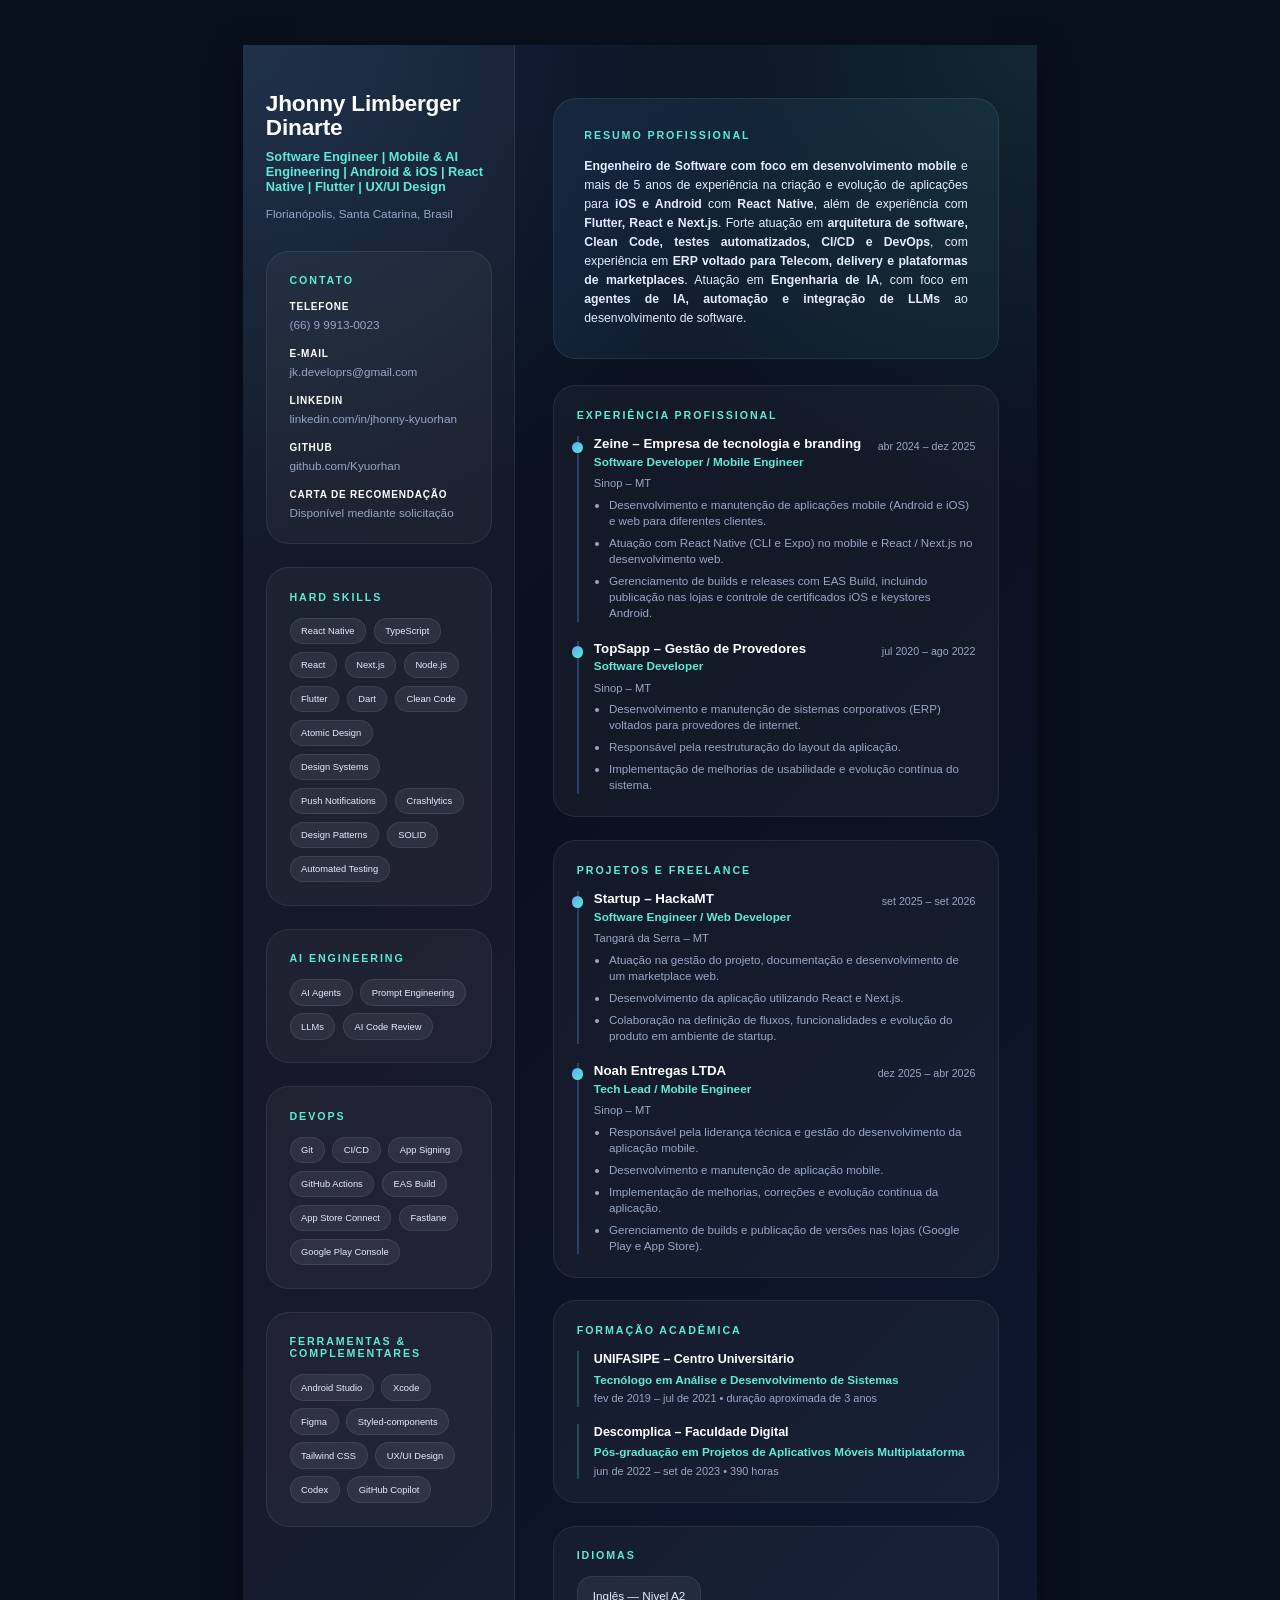
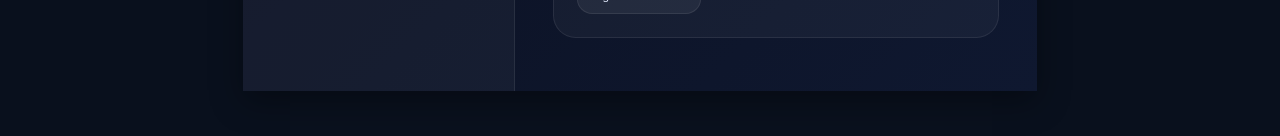
<file: Curriculo/jhonny-cv-pt-a4.html>
<!doctype html>
<html lang="pt-BR">
  <head>
    <meta charset="UTF-8" />
    <meta name="viewport" content="width=device-width, initial-scale=1.0" />
    <title>CV-PT Jhonny Limberger Dinarte</title>
    <style>
      @page {
        size: A4;
        margin: 0;
      }

      :root {
        --bg: #0b1020;
        --bg-soft: #11182d;
        --panel: #0f172a;
        --panel-2: #111c34;
        --card: rgba(255, 255, 255, 0.05);
        --border: rgba(255, 255, 255, 0.08);
        --text: #e5ecff;
        --muted: #98a6c7;
        --accent: #5eead4;
        --accent-2: #60a5fa;
        --white: #ffffff;
        --chip: rgba(255, 255, 255, 0.07);
      }

      * {
        box-sizing: border-box;
      }

      html,
      body {
        margin: 0;
        padding: 0;
        font-family: Arial, Helvetica, sans-serif;
        background: #09101d;
        color: var(--text);
        -webkit-print-color-adjust: exact;
        print-color-adjust: exact;
      }

      body {
        padding: 12mm 0;
      }

      .page {
        width: 210mm;
        min-height: 297mm;
        margin: 0 auto;
        background:
          radial-gradient(
            circle at top left,
            rgba(96, 165, 250, 0.16),
            transparent 28%
          ),
          radial-gradient(
            circle at top right,
            rgba(94, 234, 212, 0.1),
            transparent 25%
          ),
          linear-gradient(135deg, #08111f 0%, #0b1020 45%, #0f1830 100%);
        display: grid;
        grid-template-columns: 72mm 1fr;
        gap: 0;
        overflow: hidden;
        box-shadow: 0 10px 30px rgba(0, 0, 0, 0.35);
      }

      .sidebar {
        background: rgba(255, 255, 255, 0.04);
        border-right: 1px solid var(--border);
        padding: 12mm 6mm;
      }

      .main {
        padding: 14mm 10mm;
      }

      /* .avatar {
        width: 22mm;
        height: 22mm;
        border-radius: 6mm;
        display: flex;
        align-items: center;
        justify-content: center;
        font-size: 11pt;
        font-weight: bold;
        color: white;
        background: linear-gradient(135deg, var(--accent-2), var(--accent));
        margin-bottom: 8mm;
      } */

      .name {
        font-size: 17pt;
        line-height: 1.08;
        font-weight: bold;
        color: var(--white);
        margin: 0 0 2.5mm 0;
        letter-spacing: -0.2px;
        overflow-wrap: normal;
        word-break: normal;
      }

      .headline {
        font-size: 9.6pt;
        color: var(--accent);
        font-weight: bold;
        margin: 0 0 3.5mm 0;
      }

      .location {
        font-size: 8.8pt;
        color: var(--muted);
        margin: 0;
      }

      .hero {
        background: linear-gradient(
          135deg,
          rgba(96, 165, 250, 0.1),
          rgba(94, 234, 212, 0.06)
        );
        border: 1px solid var(--border);
        border-radius: 6mm;
        padding: 8mm;
        margin-bottom: 7mm;
      }

      .section {
        background: rgba(255, 255, 255, 0.04);
        border: 1px solid var(--border);
        border-radius: 6mm;
        padding: 6mm;
        margin-bottom: 6mm;
      }

      .section:last-child {
        margin-bottom: 0;
      }

      .section-title {
        margin: 0 0 4mm 0;
        font-size: 8pt;
        text-transform: uppercase;
        letter-spacing: 0.18em;
        color: var(--accent);
        font-weight: bold;
      }

      .summary {
        margin: 0;
        font-size: 9.2pt;
        line-height: 1.55;
        color: var(--text);
        text-align: justify;
      }

      .contact-item {
        margin-bottom: 4mm;
      }

      .contact-item:last-child {
        margin-bottom: 0;
      }

      .contact-label {
        display: block;
        font-size: 7.5pt;
        text-transform: uppercase;
        letter-spacing: 0.08em;
        color: var(--white);
        margin-bottom: 1mm;
        font-weight: bold;
      }

      .contact-value {
        font-size: 8.8pt;
        color: var(--muted);
        word-break: break-word;
        line-height: 1.45;
      }

      .chips {
        display: flex;
        flex-wrap: wrap;
        gap: 2mm;
        align-items: stretch;
      }

      .chip {
        display: inline-flex;
        align-items: center;
        justify-content: center;
        min-height: 7mm;
        padding: 1.6mm 2.8mm;
        border-radius: 999px;
        background: var(--chip);
        border: 1px solid rgba(255, 255, 255, 0.08);
        color: var(--text);
        font-size: 7pt;
        text-align: center;
        white-space: nowrap;
      }

      .entry {
        margin-bottom: 5mm;
        padding-left: 4mm;
        border-left: 0.6mm solid rgba(96, 165, 250, 0.28);
        position: relative;
      }

      .entry:last-child {
        margin-bottom: 0;
      }

      .entry::before {
        content: "";
        width: 3mm;
        height: 3mm;
        border-radius: 50%;
        background: linear-gradient(135deg, var(--accent-2), var(--accent));
        position: absolute;
        left: -1.8mm;
        top: 1.5mm;
      }

      .entry-header {
        display: table;
        width: 100%;
        margin-bottom: 1.5mm;
      }

      .entry-header-left,
      .entry-header-right {
        display: table-cell;
        vertical-align: top;
      }

      .entry-header-right {
        text-align: right;
        width: 30mm;
      }

      .entry-title {
        margin: 0;
        font-size: 10pt;
        color: var(--white);
        font-weight: bold;
      }

      .entry-role {
        margin: 1mm 0 1mm 0;
        font-size: 8.8pt;
        color: var(--accent);
        font-weight: bold;
      }

      .entry-date {
        font-size: 8pt;
        color: var(--muted);
        font-weight: normal;
      }

      .entry-location {
        margin: 0 0 2mm 0;
        font-size: 8.4pt;
        color: var(--muted);
      }

      .entry-list {
        margin: 0;
        padding-left: 4mm;
        color: var(--muted);
      }

      .entry-list li {
        margin-bottom: 1.5mm;
        font-size: 8.7pt;
        line-height: 1.4;
      }

      .entry-list li:last-child {
        margin-bottom: 0;
      }

      .edu-item {
        margin-bottom: 4.5mm;
        padding-left: 4mm;
        border-left: 0.6mm solid rgba(94, 234, 212, 0.22);
      }

      .edu-item:last-child {
        margin-bottom: 0;
      }

      .edu-title {
        margin: 0 0 1mm 0;
        font-size: 9.4pt;
        color: var(--white);
        font-weight: bold;
        line-height: 1.35;
      }

      .edu-course {
        margin: 0 0 1mm 0;
        font-size: 8.8pt;
        color: var(--accent);
        font-weight: bold;
        line-height: 1.35;
      }

      .edu-meta {
        margin: 0;
        font-size: 8.2pt;
        color: var(--muted);
        line-height: 1.4;
      }

      .lang {
        font-size: 8.8pt;
        color: var(--text);
        background: rgba(255, 255, 255, 0.06);
        border: 1px solid var(--border);
        border-radius: 4mm;
        padding: 3mm 4mm;
        display: inline-block;
      }

      @media screen and (max-width: 900px) {
        body {
          padding: 0;
        }

        .page {
          width: 100%;
          min-height: auto;
          grid-template-columns: 1fr;
          box-shadow: none;
        }

        .sidebar,
        .main {
          padding: 24px;
        }
      }

      @media print {
        body {
          padding: 0;
          background: transparent;
        }

        .page {
          margin: 0;
          box-shadow: none;
        }
      }
    </style>
  </head>
  <body>
    <div class="page">
      <aside class="sidebar">
        <div style="margin-bottom: 8mm">
          <h1 class="name">Jhonny Limberger Dinarte</h1>
          <p class="headline">
            Software Engineer | Mobile & AI Engineering | Android & iOS | React
            Native | Flutter | UX/UI Design
          </p>
          <p class="location">Florianópolis, Santa Catarina, Brasil</p>
        </div>

        <div class="section" style="margin-top: 8mm">
          <h2 class="section-title">Contato</h2>

          <div class="contact-item">
            <span class="contact-label">Telefone</span>
            <div class="contact-value">(66) 9 9913-0023</div>
          </div>

          <div class="contact-item">
            <span class="contact-label">E-mail</span>
            <div class="contact-value">jk.developrs@gmail.com</div>
          </div>

          <div class="contact-item">
            <span class="contact-label">LinkedIn</span>
            <div class="contact-value">linkedin.com/in/jhonny-kyuorhan</div>
          </div>

          <div class="contact-item">
            <span class="contact-label">GitHub</span>
            <div class="contact-value">github.com/Kyuorhan</div>
          </div>

          <div class="contact-item">
            <span class="contact-label">Carta de Recomendação</span>
            <div class="contact-value">Disponível mediante solicitação</div>
          </div>
        </div>

        <!-- <div class="section">
          <h2 class="section-title">Competências Principais</h2>
          <div class="chips">
            <span class="chip">React Native</span>
            <span class="chip">TypeScript</span>
            <span class="chip">Next.js</span>
            <span class="chip">Flutter</span>
            <span class="chip">Dart</span>
            <span class="chip">Push Notifications</span>
            <span class="chip">Crashlytics</span>
            <span class="chip">App Signing</span>
            <span class="chip">Android Studio</span>
            <span class="chip">Google Play Console</span>
            <span class="chip">Xcode</span>
            <span class="chip">App Store Connect</span>
            <span class="chip">Firebase</span>
            <span class="chip">Prisma ORM</span>
            <span class="chip">Atomic Design</span>
          </div>
        </div>

        <div class="section">
          <h2 class="section-title">IA & Ferramentas</h2>
          <div class="chips">
            <span class="chip">GitHub Copilot</span>
            <span class="chip">ChatGPT</span>
            <span class="chip">NotebookLM</span>
            <span class="chip">AI Code Review</span>
            <span class="chip">Prompt Engineering</span>
          </div>
        </div>

        <div class="section">
          <h2 class="section-title">DevOps</h2>
          <div class="chips">
            <span class="chip">Git</span>
            <span class="chip">GitLab</span>
            <span class="chip">CI/CD</span>
            <span class="chip">GitHub Actions</span>
            <span class="chip">Vercel</span>
            <span class="chip">EAS Build</span>
            <span class="chip">EAS Submit</span>
            <span class="chip">Fastlane</span>
            <span class="chip">TestFlight</span>
          </div>
        </div>

        <div class="section">
          <h2 class="section-title">Competências Complementares</h2>
          <div class="chips">
            <span class="chip">Node.js</span>
            <span class="chip">Tailwind CSS</span>
            <span class="chip">Styled-components</span>
            <span class="chip">Figma</span>
            <span class="chip">UX/UI Design</span>
            <span class="chip">Clean Code</span>
            <span class="chip">Code Review</span>
            <span class="chip">SOLID</span>
            <span class="chip">Design Patterns</span>
            <span class="chip">Scrum</span>
            <span class="chip">Kanban</span>
            <span class="chip">MVP</span>
            <span class="chip">Delphi</span>
            <span class="chip">MySQL</span>
            <span class="chip">SQLite</span>
          </div>
        </div> -->
        <div class="section">
          <h2 class="section-title">Hard Skills</h2>
          <div class="chips">
            <span class="chip">React Native</span>
            <span class="chip">TypeScript</span>
            <span class="chip">React</span>
            <span class="chip">Next.js</span>
            <span class="chip">Node.js</span>
            <span class="chip">Flutter</span>
            <span class="chip">Dart</span>
            <!-- <span class="chip">Software Architecture</span> -->
            <!-- <span class="chip">Prisma ORM</span> -->
            <span class="chip">Clean Code</span>
            <!-- <span class="chip">Firebase</span> -->
            <span class="chip">Atomic Design</span>
            <span class="chip">Design Systems</span>
            <span class="chip">Push Notifications</span>
            <span class="chip">Crashlytics</span>
            <span class="chip">Design Patterns</span>
            <span class="chip">SOLID</span>
            <span class="chip">Automated Testing</span>
          </div>
        </div>

        <div class="section">
          <h2 class="section-title">AI Engineering</h2>
          <div class="chips">
            <span class="chip">AI Agents</span>
            <span class="chip">Prompt Engineering</span>
            <span class="chip">LLMs</span>
            <span class="chip">AI Code Review</span>
          </div>
        </div>

        <div class="section">
          <h2 class="section-title">DevOps</h2>
          <div class="chips">
            <span class="chip">Git</span>
            <span class="chip">CI/CD</span>
            <span class="chip">App Signing</span>
            <span class="chip">GitHub Actions</span>
            <span class="chip">EAS Build</span>
            <!-- <span class="chip">EAS Submit</span> -->
            <span class="chip">App Store Connect</span>
            <span class="chip">Fastlane</span>
            <span class="chip">Google Play Console</span>
          </div>
        </div>

        <div class="section">
          <h2 class="section-title">Ferramentas & Complementares</h2>
          <div class="chips">
            <span class="chip">Android Studio</span>
            <span class="chip">Xcode</span>
            <span class="chip">Figma</span>
            <span class="chip">Styled-components</span>
            <span class="chip">Tailwind CSS</span>
            <span class="chip">UX/UI Design</span>
            <span class="chip">Codex</span>
            <span class="chip">GitHub Copilot</span>
            <!-- <span class="chip">ChatGPT</span> -->
            <!-- <span class="chip">Claude</span>
            <span class="chip">NotebookLM</span> -->
          </div>
        </div>
      </aside>

      <main class="main">
        <div class="hero">
          <h2 class="section-title">Resumo Profissional</h2>
          <p class="summary">
            <strong
              >Engenheiro de Software com foco em desenvolvimento mobile</strong
            >
            e mais de 5 anos de experiência na criação e evolução de aplicações
            para <strong>iOS e Android</strong> com
            <strong>React Native</strong>, além de experiência com
            <strong>Flutter, React e Next.js</strong>. Forte atuação em
            <strong
              >arquitetura de software, Clean Code, testes automatizados, CI/CD
              e DevOps</strong
            >, com experiência em
            <strong
              >ERP voltado para Telecom, delivery e plataformas de
              marketplaces</strong
            >. Atuação em <strong>Engenharia de IA</strong>, com foco em
            <strong>agentes de IA, automação e integração de LLMs</strong>
            ao desenvolvimento de software.
          </p>
        </div>

        <section class="section">
          <h2 class="section-title">Experiência Profissional</h2>

          <article class="entry">
            <div class="entry-header">
              <div class="entry-header-left">
                <h3 class="entry-title">
                  Zeine – Empresa de tecnologia e branding
                </h3>
                <p class="entry-role">Software Developer / Mobile Engineer</p>
              </div>
              <div class="entry-header-right">
                <span class="entry-date">abr 2024 – dez 2025</span>
              </div>
            </div>
            <p class="entry-location">Sinop – MT</p>
            <ul class="entry-list">
              <li>
                Desenvolvimento e manutenção de aplicações mobile (Android e
                iOS) e web para diferentes clientes.
              </li>
              <li>
                Atuação com React Native (CLI e Expo) no mobile e React /
                Next.js no desenvolvimento web.
              </li>
              <li>
                Gerenciamento de builds e releases com EAS Build, incluindo
                publicação nas lojas e controle de certificados iOS e keystores
                Android.
              </li>
            </ul>
          </article>

          <article class="entry">
            <div class="entry-header">
              <div class="entry-header-left">
                <h3 class="entry-title">TopSapp – Gestão de Provedores</h3>
                <p class="entry-role">Software Developer</p>
              </div>
              <div class="entry-header-right">
                <span class="entry-date">jul 2020 – ago 2022</span>
              </div>
            </div>
            <p class="entry-location">Sinop – MT</p>
            <ul class="entry-list">
              <li>
                Desenvolvimento e manutenção de sistemas corporativos (ERP)
                voltados para provedores de internet.
              </li>
              <li>Responsável pela reestruturação do layout da aplicação.</li>
              <li>
                Implementação de melhorias de usabilidade e evolução contínua do
                sistema.
              </li>
            </ul>
          </article>
        </section>

        <section class="section">
          <h2 class="section-title">Projetos e Freelance</h2>

          <article class="entry">
            <div class="entry-header">
              <div class="entry-header-left">
                <h3 class="entry-title">Startup – HackaMT</h3>
                <p class="entry-role">Software Engineer / Web Developer</p>
              </div>
              <div class="entry-header-right">
                <span class="entry-date">set 2025 – set 2026</span>
              </div>
            </div>
            <p class="entry-location">Tangará da Serra – MT</p>
            <ul class="entry-list">
              <li>
                Atuação na gestão do projeto, documentação e desenvolvimento de
                um marketplace web.
              </li>
              <li>Desenvolvimento da aplicação utilizando React e Next.js.</li>
              <li>
                Colaboração na definição de fluxos, funcionalidades e evolução
                do produto em ambiente de startup.
              </li>
            </ul>
          </article>

          <article class="entry">
            <div class="entry-header">
              <div class="entry-header-left">
                <h3 class="entry-title">Noah Entregas LTDA</h3>
                <p class="entry-role">Tech Lead / Mobile Engineer</p>
              </div>
              <div class="entry-header-right">
                <span class="entry-date">dez 2025 – abr 2026</span>
              </div>
            </div>
            <p class="entry-location">Sinop – MT</p>
            <ul class="entry-list">
              <li>
                Responsável pela liderança técnica e gestão do desenvolvimento
                da aplicação mobile.
              </li>
              <li>Desenvolvimento e manutenção de aplicação mobile.</li>
              <li>
                Implementação de melhorias, correções e evolução contínua da
                aplicação.
              </li>
              <li>
                Gerenciamento de builds e publicação de versões nas lojas
                (Google Play e App Store).
              </li>
            </ul>
          </article>
        </section>

        <section class="section">
          <h2 class="section-title">Formação Acadêmica</h2>

          <div class="edu-item">
            <h3 class="edu-title">UNIFASIPE – Centro Universitário</h3>
            <p class="edu-course">
              Tecnólogo em Análise e Desenvolvimento de Sistemas
            </p>
            <p class="edu-meta">
              fev de 2019 – jul de 2021 • duração aproximada de 3 anos
            </p>
          </div>

          <div class="edu-item">
            <h3 class="edu-title">Descomplica – Faculdade Digital</h3>
            <p class="edu-course">
              Pós-graduação em Projetos de Aplicativos Móveis Multiplataforma
            </p>
            <p class="edu-meta">jun de 2022 – set de 2023 • 390 horas</p>
          </div>
        </section>

        <section class="section">
          <h2 class="section-title">Idiomas</h2>
          <div class="lang">Inglês — Nivel A2</div>
        </section>
      </main>
    </div>
  </body>
</html>
</file>
<file: profile-border/style.css>
*,
*::before,
*::after{
    padding: 0;
    margin: 0;
    box-sizing: border-box;
}
body{
    display: flex;
    justify-content: center;
    align-items: center;
    min-height: 100vh;
    background: #151215;    
}
.container{
    position: relative;
    width: 100rem; 
    height: 100rem;
}
.box{
    position: relative;
    width: 100rem; 
    height: 100rem;
    background: #151215;
    overflow: hidden;    
    border-radius: 50%; 
    display: flex;
    justify-content: center;
    align-items: center;    
}
.box::before{
    content: "";
    position: absolute;   
    background: linear-gradient(365deg, #00ccff, #d400d4);
        /* background: conic-gradient(
            #fd004c,
            #fe9000,
            #fff020, 
            #3edf4b, 
            #3363ff,
            #b102b7,
            #fd004c
    ); */
    animation: animated-border 6s linear infinite;
}
@keyframes animated-border{
    0%{
        transform: rotate(0deg);
        inset: -10px 0px;
    }
    25%{
        transform: rotate(360deg);
        inset: 0px 80px;
    }
    50%{
        transform: rotate(180deg);
        inset: 0px 160px;
    }
    75%{
        transform: rotate(360deg);
        inset: 0px 80px; 
    }
    100%{
        transform: rotate(0deg);
        inset: -10px 0px;
    }
}
.box::after{
    content: "";
    position: absolute;
    inset: 5rem;
    background: #151215;
    border-radius: 50%;
    z-index: 1;
}
.content{
    position: absolute; 
    inset: 4.5rem; 
    display: flex;
    justify-content: center;
    align-items: center;  
    border-radius: 50%;
    background: transparent;
    border: 5rem solid #151215;
    background-size: cover;
    z-index: 3; 
    overflow: hidden;
} 
.content img{
    position: absolute;
    top: 0;
    left: 0;
    width: 87.5rem;
    height: 87.5rem;
    object-fit: cover;
    animation: animated-image 0.001s linear infinite;
}

@keyframes animated-image{
    0% {
        margin-left: 0;
    }
    25% {
        margin-left: 0;
    }
    50% {
        margin-left: -15px;
    }
    75% {
        margin-left: 0;
    }
    100% {
        margin-left: 0;

    }
}
</file>
